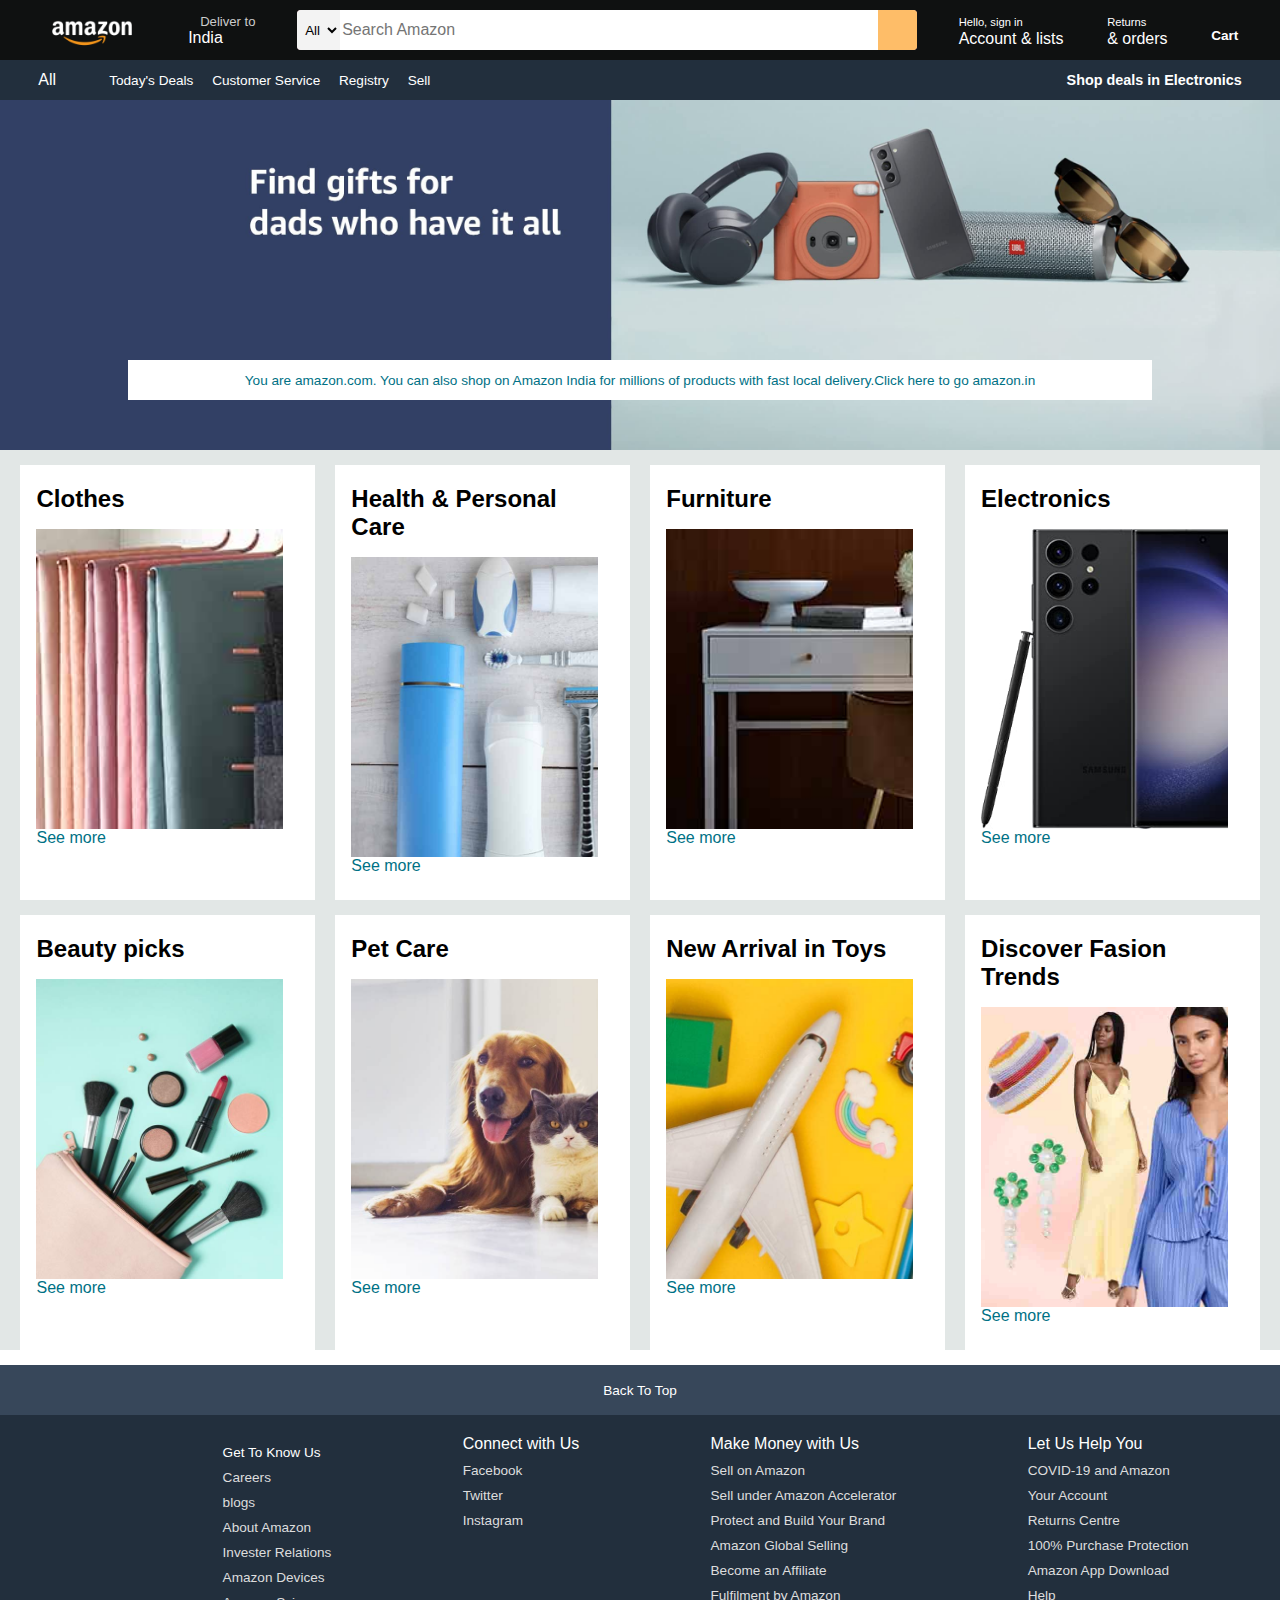
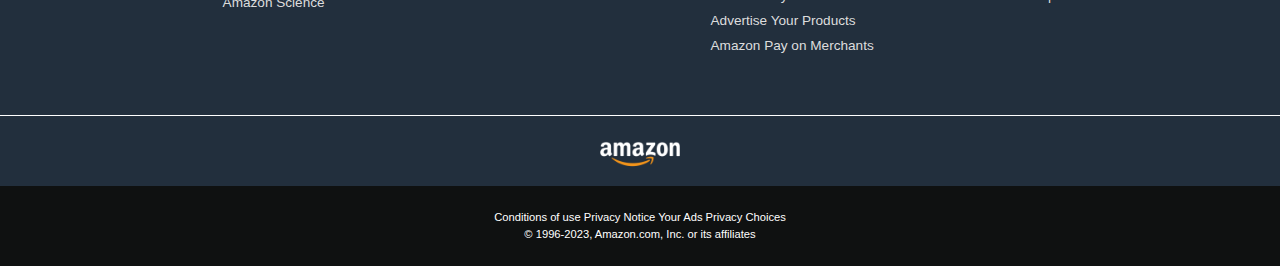
<file: index.html>
<!DOCTYPE html>
<html lang="en">
<head>
    <meta charset="UTF-8">
    <meta name="viewport" content="width=device-width, initial-scale=1.0">
    <title>Amazon</title>
    <link rel="stylesheet" href="https://cdnjs.cloudflare.com/ajax/libs/font-awesome/6.4.0/css/all.min.css" integrity="sha512-iecdLmaskl7CVkqkXNQ/ZH/XLlvWZOJyj7Yy7tcenmpD1ypASozpmT/E0iPtmFIB46ZmdtAc9eNBvH0H/ZpiBw==" crossorigin="anonymous" referrerpolicy="no-referrer" />
    <link rel="stylesheet" href="style.css">
</head>
<body>
    <header>
        <div class="navbar">
            <div class="nav-logo border">
                <div class="logo">
                </div>
            </div>
            <div class="nav-address border">
                <p class="add-first">Deliver to</p>
                <div class="address-icon">
                    <i class="fa-solid fa-location-dot"></i>
                    <p class="add-sec">India</p>
                </div>
            </div>

            <div class="nav-search">
                <select class="search-select">
                    <option>All</option>
                </select>
                <input placeholder="Search Amazon" class="search-input">
                <div class="search-icon">
                    <i class="fa-solid fa-magnifying-glass"></i>
                </div>
            </div>
            <div class="nav-singin border">
        <p><a href="sign in.html" style="color:white;text-decoration: none;"><span>Hello, sign in</span></a></p>
        <p class="nav-second"> Account & lists</p>
        </div>
        <div class="nav-return border">
            <p><a href="sign in.html"style="color:white;text-decoration: none;"><span>Returns</span></a></p>
            <p class="nav-second"> & orders</p>
            </div>
            <div class="nav-cart border">
                <i class="fa-solid fa-cart-shopping"></i>
                Cart
            </div>
</div>
            <div class="panel">
                <div class="panel-all">
                    <i class="fa-solid fa-bars"></i>
                    All
                </div>
                <div class="panel-ops"> 
                   <a href="today'sdeals.html" style="color:white;text-decoration: none;"> <p>Today's Deals</p></a>
                   <a href="customer service.html" style="color:white;text-decoration: none;"><p>Customer Service</p></a>
                   <a href="sign in.html" style="color:white;text-decoration: none;"><p> Registry</p>
                        <a href="sell.html" style="color:white;text-decoration: none;"><p>Sell</p>
                </div>
                <div class="panel-deals">
                  <a href="electronics.html"style="color:white;text-decoration: none;" > Shop deals in Electronics</a>
                </div>
             </div>
    </header>

    <div class="hero-section">
        <div class="hero-msg">
          <p> <a>You are amazon.com. You can also shop on Amazon India for millions of products with fast local delivery.</a><a>Click here to go amazon.in</a></p>
        </div>
    </div>
    <div class="shop-section">
<div class="box">
    <div class="box-content">
        <h2>Clothes</h2>
    <div class="box-img" style="background-image: url(box1_image.jpg);"></div>
    <p>See more</p>
    </div>
</div>

<div class=" box"><div class="box-content">
    <h2>Health & Personal Care</h2>
<div class="box-img" style="background-image: url(box2_image.jpg);"></div>
<p>See more</p>
</div>
</div>

<div class="box"><div class="box-content">
    <h2>Furniture</h2>
<div class="box-img" style="background-image: url(box3_image.jpg);"></div>
<p>See more</p>
</div>
</div>

<div class="box"><div class="box-content">
    <h2>Electronics</h2>
<div class="box-img" style="background-image: url(box4_image.jpg);"></div>
<p>See more</p>
</div>
</div>

<div class="box">
    <div class="box-content">
        <h2>Beauty picks</h2>
    <div class="box-img" style="background-image: url(box5_image.jpg);"></div>
    <p>See more</p>
    </div>
</div>

<div class="box"><div class="box-content">
    <h2>Pet Care</h2>
<div class="box-img" style="background-image: url(box6_image.jpg);"></div>
<p>See more</p>
</div>
</div>

<div class=" box"><div class="box-content">
    <h2>New Arrival in Toys</h2>
<div class="box-img" style="background-image: url(box7_image.jpg);"></div>
<p>See more</p>
</div>
</div>

<div class="box"><div class="box-content">
    <h2>Discover Fasion Trends</h2>
<div class="box-img" style="background-image: url(box8_image.jpg);"></div>
<p>See more</p>
</div>
</div>

    </div>
    <footer>
        <div class="foot-panel1">
            <a href="index.html" style="color:white;text-decoration: none;">   Back To Top
        </div>
        <div class="foot-panel2">
            <ul>
            <p>Get To Know Us</p>
            <a> Careers</a>
            <a>blogs</a>
            <a>About Amazon</a>
            <a>Invester Relations</a>
             <a>Amazon Devices</a>
              <a>Amazon Science</a>
              </ul>

              <ul>
<p>  Connect with Us</p>
   <a>Facebook</a> 
   <a>Twitter</a> 
  <a>Instagram</a> 
              </ul>

              <ul>
    <p>Make Money with Us</p>
    <a> Sell on Amazon</a> 
    <a>Sell under Amazon Accelerator</a> 
     <a>Protect and Build Your Brand</a>
    <a>Amazon Global Selling</a> 
    <a>Become an Affiliate</a> 
   <a>Fulfilment by Amazon</a> 
   <a>Advertise Your Products</a> 
   <a>Amazon Pay on Merchants</a> 

              </ul>
              <ul>
               <p>Let Us Help You</p>
<a>COVID-19 and Amazon</a>
<a>Your Account</a>
<a>Returns Centre</a>
<a>100% Purchase Protection</a>
<a>Amazon App Download</a>
<a>Help</a>
              </ul>
        </div>
     <div class="foot-panel3">
     <div class="logo"></div>
     </div>
     
     <div class="foot-panel4">
        <div class="pages">
            <a> Conditions of use</a>
            <a>Privacy Notice</a>
            <a> Your Ads Privacy Choices</a>
        </div>
        <div class="copyright">
            © 1996-2023, Amazon.com, Inc. or its affiliates
        </div>
    </div>
    </footer>  
</body>
</html>
</file>
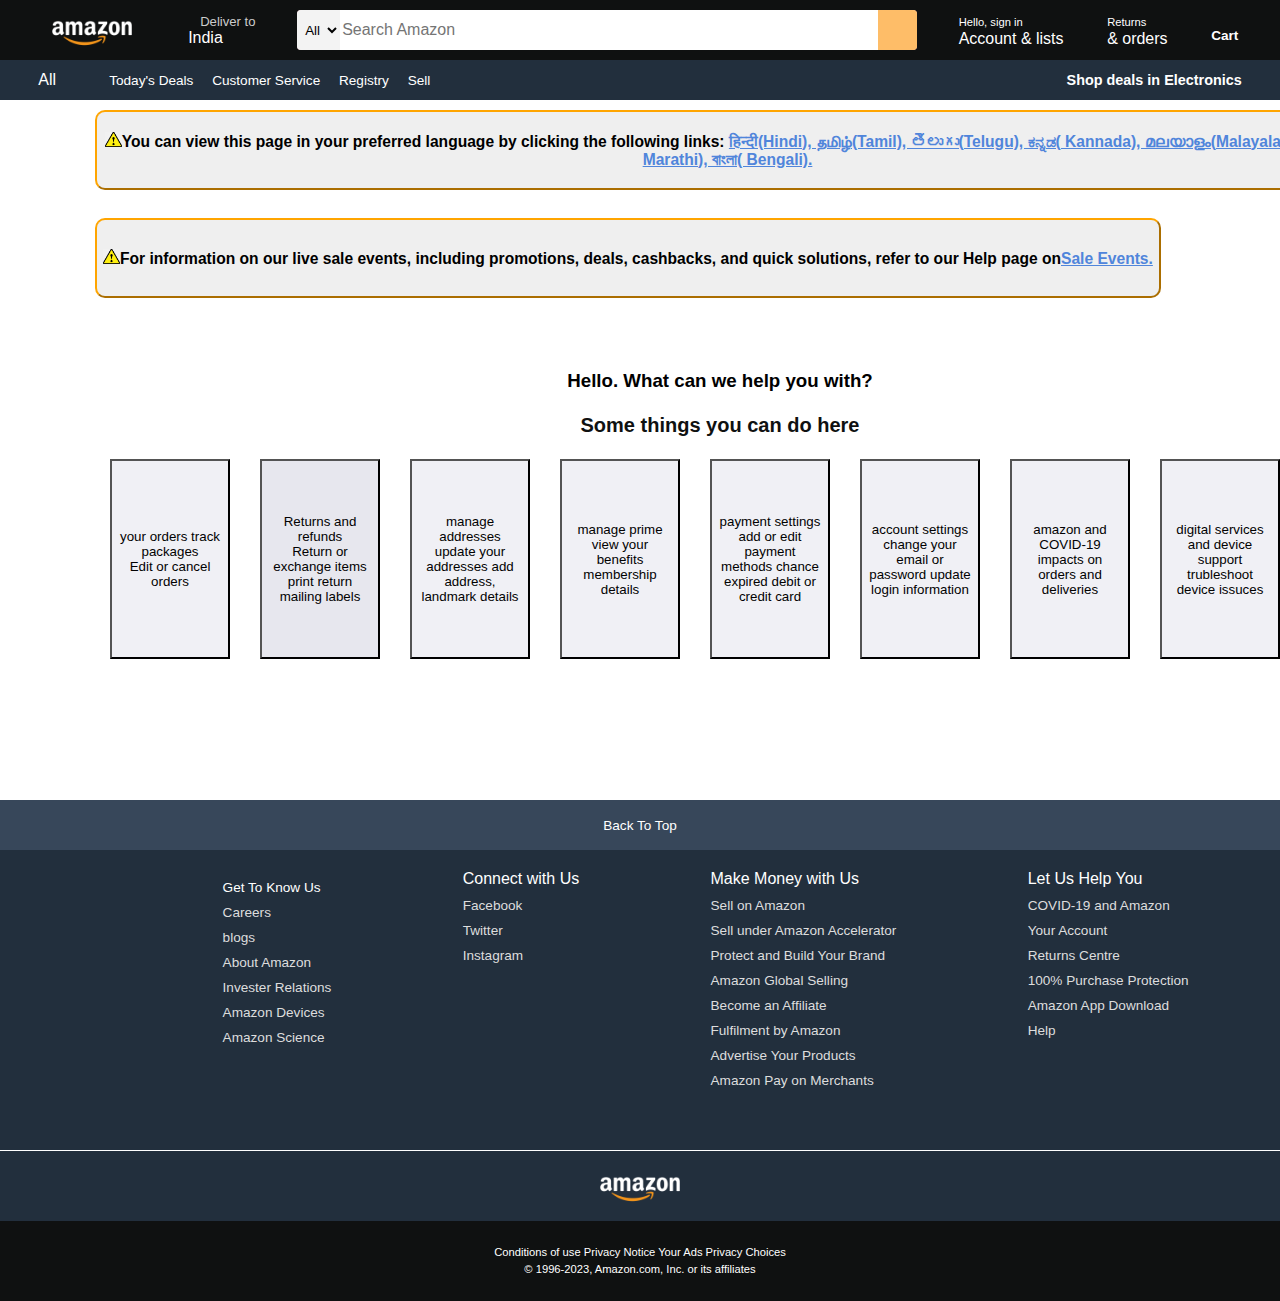
<file: customer service.html>
<!DOCTYPE html>
<html lang="en">
<head>
    <meta charset="UTF-8">
    <meta name="viewport" content="width=device-width, initial-scale=1.0">
    <title>Amazon</title>
    <link rel="stylesheet" href="https://cdnjs.cloudflare.com/ajax/libs/font-awesome/6.4.0/css/all.min.css" integrity="sha512-iecdLmaskl7CVkqkXNQ/ZH/XLlvWZOJyj7Yy7tcenmpD1ypASozpmT/E0iPtmFIB46ZmdtAc9eNBvH0H/ZpiBw==" crossorigin="anonymous" referrerpolicy="no-referrer" />
    <link rel="stylesheet" href="customer service.css">
</head>
<body>
    <header>
        <div class="navbar">
            <div class="nav-logo border">
                <div class="logo">
                </div>
            </div>
            <div class="nav-address border">
                <p class="add-first">Deliver to</p>
                <div class="address-icon">
                    <i class="fa-solid fa-location-dot"></i>
                    <p class="add-sec">India</p>
                </div>
            </div>

            <div class="nav-search">
                <select class="search-select">
                    <option>All</option>
                </select>
                <input placeholder="Search Amazon" class="search-input">
                <div class="search-icon">
                    <i class="fa-solid fa-magnifying-glass"></i>
                </div>
            </div>
            <div class="nav-singin border">
        <p><a href="sign in.html" style="color:white;text-decoration: none;"><span>Hello, sign in</span></a></p>
        <p class="nav-second"> Account & lists</p>
        </div>
        <div class="nav-return border">
            <p><a href="sign in.html"style="color:white;text-decoration: none;"><span>Returns</span></a></p>
            <p class="nav-second"> & orders</p>
            </div>
            <div class="nav-cart border">
                <i class="fa-solid fa-cart-shopping"></i>
                Cart
            </div>
</div>
            <div class="panel">
                <div class="panel-all">
                    <i class="fa-solid fa-bars"></i>
                    All
                </div>
                <div class="panel-ops"> 
                   <a href="today'sdeals.html" style="color:white;text-decoration: none;"> <p>Today's Deals</p></a>
                   <a href="customer service.html" style="color:white;text-decoration: none;"></a> <p>Customer Service</p>
                   <a href="sign in.html" style="color:white;text-decoration: none;"><p> Registry</p>
                        <a href="sell.html" style="color:white;text-decoration: none;"><p>Sell</p>
                </div>
                <div class="panel-deals">
                    <a href="electronics.html"style="color:white;text-decoration: none;" > Shop deals in Electronics</a>
                </div>
             </div>
    </header>
    <main>
    <div class="hero-section">
        <div class="hero-msg">
            <div class="box1">
            <p><button style="border-radius: 10px; border-color: orange; height: 80px; margin-left: 15px; margin-top: 10px; border-style: 5px solid;"><h3><img src="yellow tringle logo.png" style="height: 15px;">You can view this page in your preferred language by clicking the following links: <a href="#">हिन्दी(Hindi), தமிழ்(Tamil), తెలుగు(Telugu), ಕನ್ನಡ( Kannada), മലയാളം(Malayalam) , मराठी( Marathi), বাংলা( Bengali).</a></h3></button></p>
            </div>
                <br>
    <div class="hero-section1">
        <div class="hero-msg2">
 <div class="box2">
    <p class="ko"><button style="border-radius: 10px; border-color: orange; height: 80px; margin-left: 15px; margin-top: 10px; border-style: 5px solid;"><h3><img src="yellow tringle logo.png" style="height: 15px;">For information on our live sale events, including promotions, deals, cashbacks, and quick solutions, refer to our Help page on<a href="#">Sale Events.</a></h3></button></p>
    <br>
    <br>
    <br>
    <br>
    <h3 style="text-align: center; ">Hello. What can we help you with?</h>
    
    <br>
    <br>
    <p style="font-size:20px;"> 
        Some things you can do here</p>
        <br>
        <div class="box" style="float:left ">
        <button style="width:120px;height:200px;background-color: rgb(240, 240, 245);color:rgb(2, 2, 2)">your orders track packages<br>Edit or cancel orders</button>
    
        </div>
        <div class="box" style="float:left">
                <button style="width:120px;height:200px;;background-color: rgb(231, 231, 238);color:rgb(2, 2, 2)">Returns and refunds<br> Return or exchange items print return mailing labels
                
    </button>
        </div>
        <div class="box" style="float:left ">
            <button style="width:120px;height:200px;background-color: rgb(240, 240, 245);color:rgb(2, 2, 2)">manage addresses update your addresses add address, landmark details</button>
        </div>

        <div class="box" style="float:left ">
            <button style="width:120px;height:200px;background-color: rgb(240, 240, 245);color:rgb(2, 2, 2)">manage prime view your benefits membership details</button>
        </div>

        <div class="box" style="float:left ">
            <button style="width:120px;height:200px;background-color: rgb(240, 240, 245);color:rgb(2, 2, 2)">payment settings add or edit payment methods chance expired debit or credit card</button>
      </div>    
      <div class="box" style="float:left ">
        <button style="width:120px;height:200px;background-color: rgb(240, 240, 245);color:rgb(2, 2, 2)">account settings change your email or password update login information</button>
    </div>

    <div class="box" style="float:left ">
        <button style="width:120px;height:200px;background-color: rgb(240, 240, 245);color:rgb(2, 2, 2)">amazon and COVID-19 impacts on orders and deliveries</button>
      </div>
      <div class="box" style="float:left ">
        <button style="width:120px;height:200px;background-color: rgb(240, 240, 245);color:rgb(2, 2, 2)">digital services and device support trubleshoot device issuces</button>
    
</div>
</div>
</div>
 </main>
    <footer>
        <div class="foot-panel1">
            <a href="customer service.html" style="color:white;text-decoration: none;">   Back To Top
        </div>
        <div class="foot-panel2">
            <ul>
            <p>Get To Know Us</p>
            <a> Careers</a>
            <a>blogs</a>
            <a>About Amazon</a>
            <a>Invester Relations</a>
             <a>Amazon Devices</a>
              <a>Amazon Science</a>
              </ul>

              <ul>
<p>  Connect with Us</p>
   <a>Facebook</a> 
   <a>Twitter</a> 
  <a>Instagram</a> 
              </ul>

              <ul>
    <p>Make Money with Us</p>
    <a> Sell on Amazon</a> 
    <a>Sell under Amazon Accelerator</a> 
     <a>Protect and Build Your Brand</a>
    <a>Amazon Global Selling</a> 
    <a>Become an Affiliate</a> 
   <a>Fulfilment by Amazon</a> 
   <a>Advertise Your Products</a> 
   <a>Amazon Pay on Merchants</a> 

              </ul>
              <ul>
               <p>Let Us Help You</p>
<a>COVID-19 and Amazon</a>
<a>Your Account</a>
<a>Returns Centre</a>
<a>100% Purchase Protection</a>
<a>Amazon App Download</a>
<a>Help</a>
              </ul>
        </div>
     <div class="foot-panel3">
     <div class="logo"></div>
     </div>
     
     <div class="foot-panel4">
        <div class="pages">
            <a> Conditions of use</a>
            <a>Privacy Notice</a>
            <a> Your Ads Privacy Choices</a>
        </div>
        <div class="copyright">
            © 1996-2023, Amazon.com, Inc. or its affiliates
        </div>
    </div>
    </footer>  
</body>
</html>
</file>
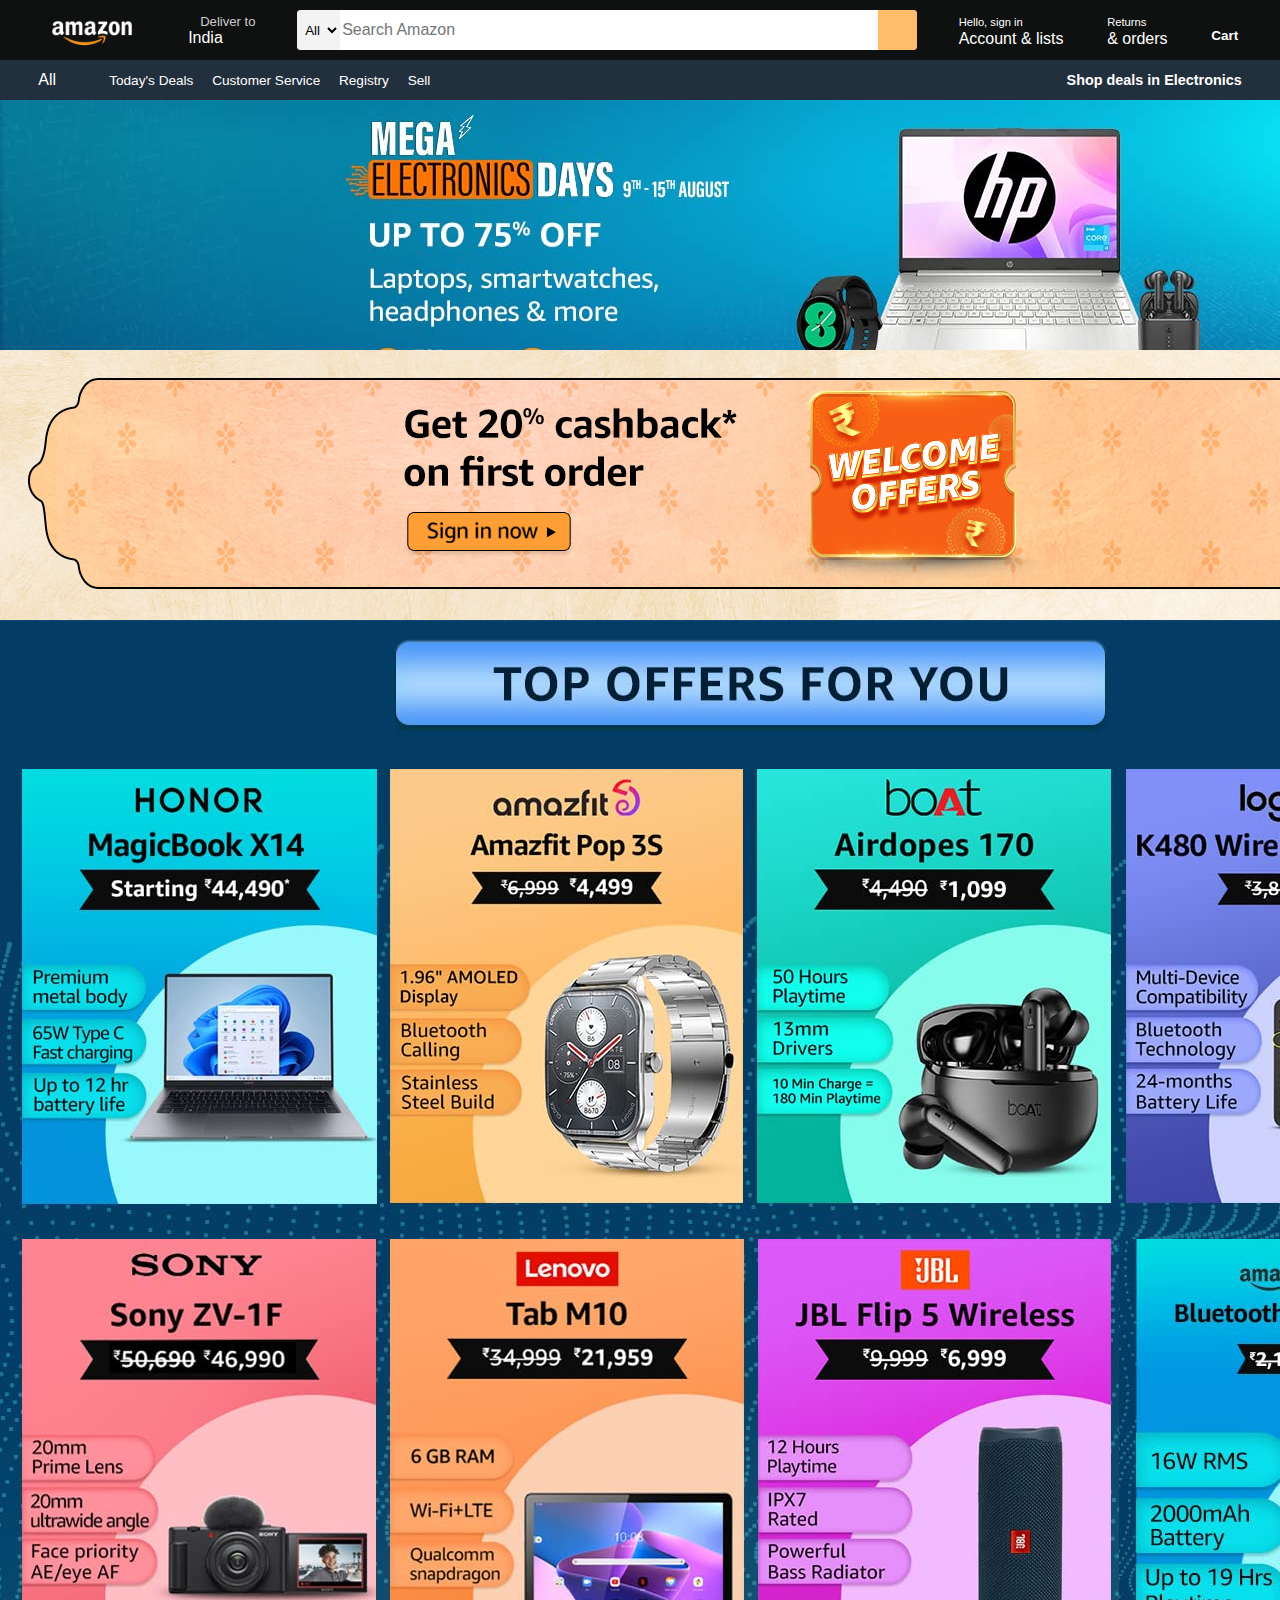
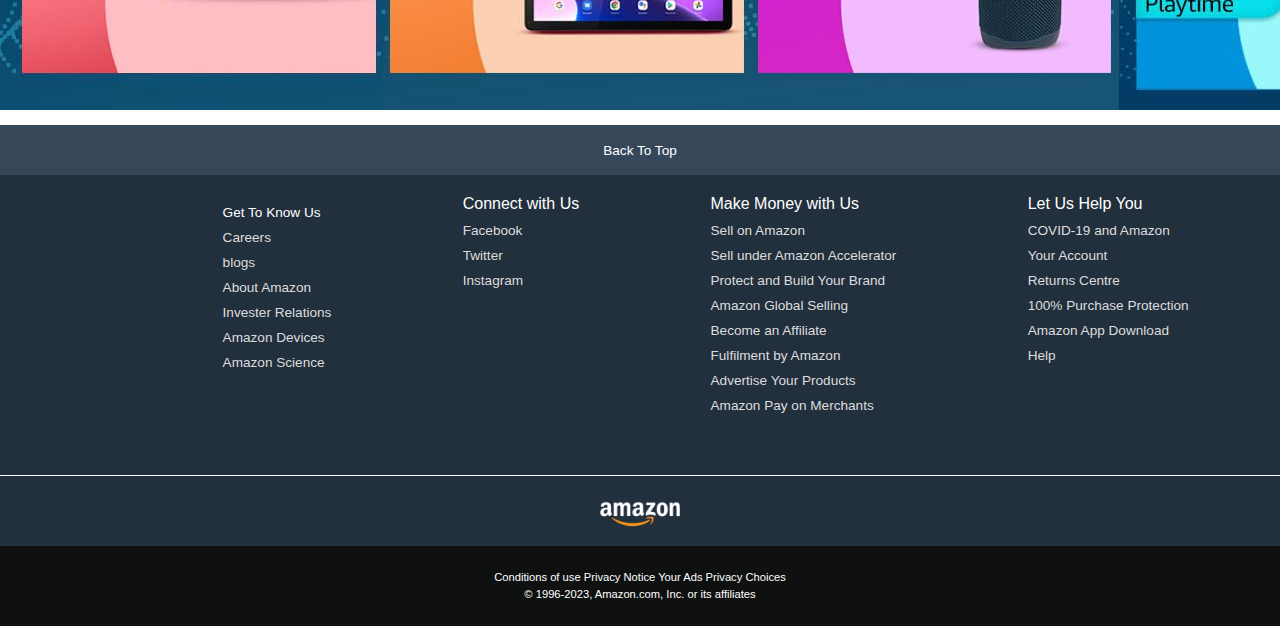
<file: electronics.html>
<!DOCTYPE html>
<html lang="en">
<head>
    <meta charset="UTF-8">
    <meta name="viewport" content="width=device-width, initial-scale=1.0">
    <title>Amazon</title>
    <link rel="stylesheet" href="https://cdnjs.cloudflare.com/ajax/libs/font-awesome/6.4.0/css/all.min.css" integrity="sha512-iecdLmaskl7CVkqkXNQ/ZH/XLlvWZOJyj7Yy7tcenmpD1ypASozpmT/E0iPtmFIB46ZmdtAc9eNBvH0H/ZpiBw==" crossorigin="anonymous" referrerpolicy="no-referrer" />
    <link rel="stylesheet" href="electronics.css">
</head>
<body>
    <header>
        <div class="navbar">
            <div class="nav-logo border">
                <div class="logo">
                </div>
            </div>
            <div class="nav-address border">
                <p class="add-first">Deliver to</p>
                <div class="address-icon">
                    <i class="fa-solid fa-location-dot"></i>
                    <p class="add-sec">India</p>
                </div>
            </div>

            <div class="nav-search">
                <select class="search-select">
                    <option>All</option>
                </select>
                <input placeholder="Search Amazon" class="search-input">
                <div class="search-icon">
                    <i class="fa-solid fa-magnifying-glass"></i>
                </div>
            </div>
            <div class="nav-singin border">
        <p><a href="sign in.html"style="color:white;text-decoration: none;"><span>Hello, sign in</span></a></p>
        <p class="nav-second"> Account & lists</p>
        </div>
        <div class="nav-return border">
            <p><a href="sign in.html"style="color:white;text-decoration: none;"><span>Returns</span></p>
            <p class="nav-second"> & orders</p>
            </div>
            <div class="nav-cart border">
                <i class="fa-solid fa-cart-shopping"></i>
                Cart
            </div>
</div>
            <div class="panel">
                <div class="panel-all">
                    <i class="fa-solid fa-bars"></i>
                    All
                </div>
                <div class="panel-ops"> 
                    <a href="today'sdeals.html" style="color:white;text-decoration: none;"><p>Today's Deals</p></a>
                    <a href="customer service.html" style="color:white;text-decoration: none;"><p>Customer Service</p></a>
                    <a href="sign in.html" style="color:white;text-decoration: none;"> <p> Registry</p>
                    <a href="sell.html" style="color:white;text-decoration: none;"> <p>Sell</p>
                </div>
                <div class="panel-deals">
                    <a href="electronics.html"style="color:white;text-decoration: none;" > Shop deals in Electronics</a>
                </div>
             </div>
    </header>

    <div class="hero-section">
    </div>
    <div class="shop-section ">
        <img src="ebcashback.jpg">
            <img src="bigE.jpg">
        <div class="box">
            <img src="e1.jpg">
            <img src="e2.jpg">
            <img src="e3.jpg">
            <img src="e4.jpg">
            </div>
    </div>
    <div class="shop-section2">
        <div class="box2">
            <img src="e5.jpg">
            <img src="e6.jpg">
            <img src="e7.jpg">
            <img src="e8.jpg">
            </div>
    <footer>
        <div class="foot-panel1">
            <a href="Customer Service.html" style="color:white;text-decoration: none;">  Back To Top
        </div>
        <div class="foot-panel2">
            <ul>
            <p>Get To Know Us</p>
            <a> Careers</a>
            <a>blogs</a>
            <a>About Amazon</a>
            <a>Invester Relations</a>
             <a>Amazon Devices</a>
              <a>Amazon Science</a>
              </ul>

              <ul>
<p>  Connect with Us</p>
   <a>Facebook</a> 
   <a>Twitter</a> 
  <a>Instagram</a> 
              </ul>

              <ul>
    <p>Make Money with Us</p>
    <a> Sell on Amazon</a> 
    <a>Sell under Amazon Accelerator</a> 
     <a>Protect and Build Your Brand</a>
    <a>Amazon Global Selling</a> 
    <a>Become an Affiliate</a> 
   <a>Fulfilment by Amazon</a> 
   <a>Advertise Your Products</a> 
   <a>Amazon Pay on Merchants</a> 

              </ul>
              <ul>
               <p>Let Us Help You</p>
<a>COVID-19 and Amazon</a>
<a>Your Account</a>
<a>Returns Centre</a>
<a>100% Purchase Protection</a>
<a>Amazon App Download</a>
<a>Help</a>
              </ul>
        </div>
     <div class="foot-panel3">
     <div class="logo"></div>
     </div>
     
     <div class="foot-panel4">
        <div class="pages">
            <a> Conditions of use</a>
            <a>Privacy Notice</a>
            <a> Your Ads Privacy Choices</a>
        </div>
        <div class="copyright">
            © 1996-2023, Amazon.com, Inc. or its affiliates
        </div>
    </div>
    </footer>  
</body>
</html>
</file>
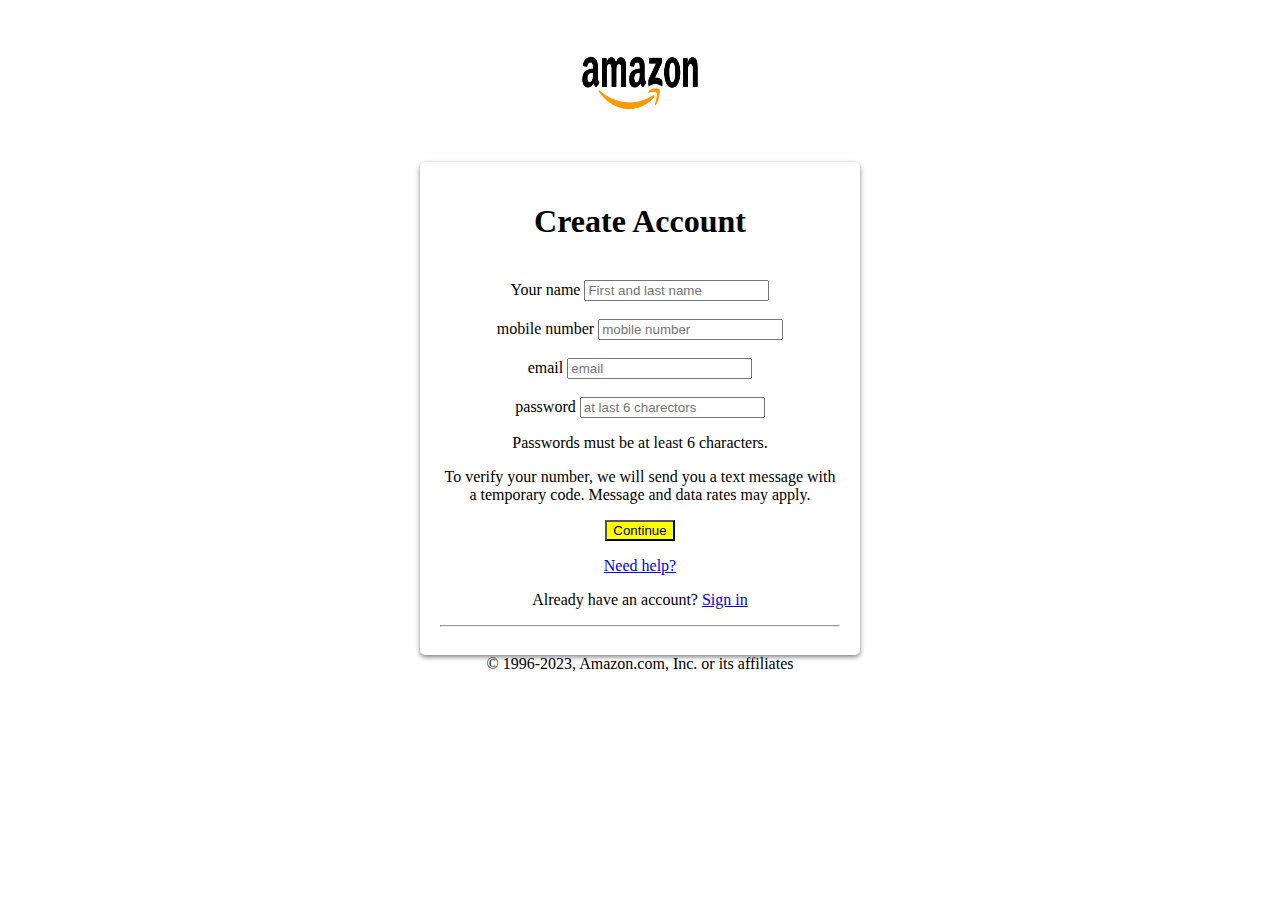
<file: login.html>
<!DOCTYPE html>
<html lang="en">
<head>
    <title>amazon sign in</title>
    <style>
        img{
            height: 150px;
            width: 150px;
            border-radius: 20px;
        }
        button{
            background-color: rgb(255, 255, 0);
            color: black;
        }
        main{
        max-width: 400px;
    margin: 0 auto;
    padding: 20px;
    background-color: #fff;
    border-radius: 5px;
    box-shadow: 0 2px 5px grey;
        }

    </style>
</head>
<header align="center">
    <img src="Amazon-logosignin.png">
</header>
<body>
    <main>
    <div class="boxsignin" align="center">
        <h1>Create Account</h1>
        <br>
        <label>Your name</label>
        <input type="text" placeholder="First and last name" required><br><br>
        <label>mobile number</label>    <input type="number" placeholder="mobile number" required><br><br>
        <label>email</label> <input type="email" placeholder="email" required><br><br>
        <label>password</label>   <input type="password" placeholder="at last 6 charectors" required><br>
        <p>Passwords must be at least 6 characters.</p>
        <p>To verify your number, we will send you a text message with a temporary code. Message and data rates may apply.</p>
        <a href="index.html"><button type="submit">
            Continue
        </button></a>
    <p><a href="#">Need help?</a></p>
    <p>Already have an account? <a href="sign in.html">Sign in</a></p>
    <hr>
    </div>
    </main>
<footer class="footer" align="center">
    © 1996-2023, Amazon.com, Inc. or its affiliates
</footer>
</div>
</div>
</body>
    </html>
</file>
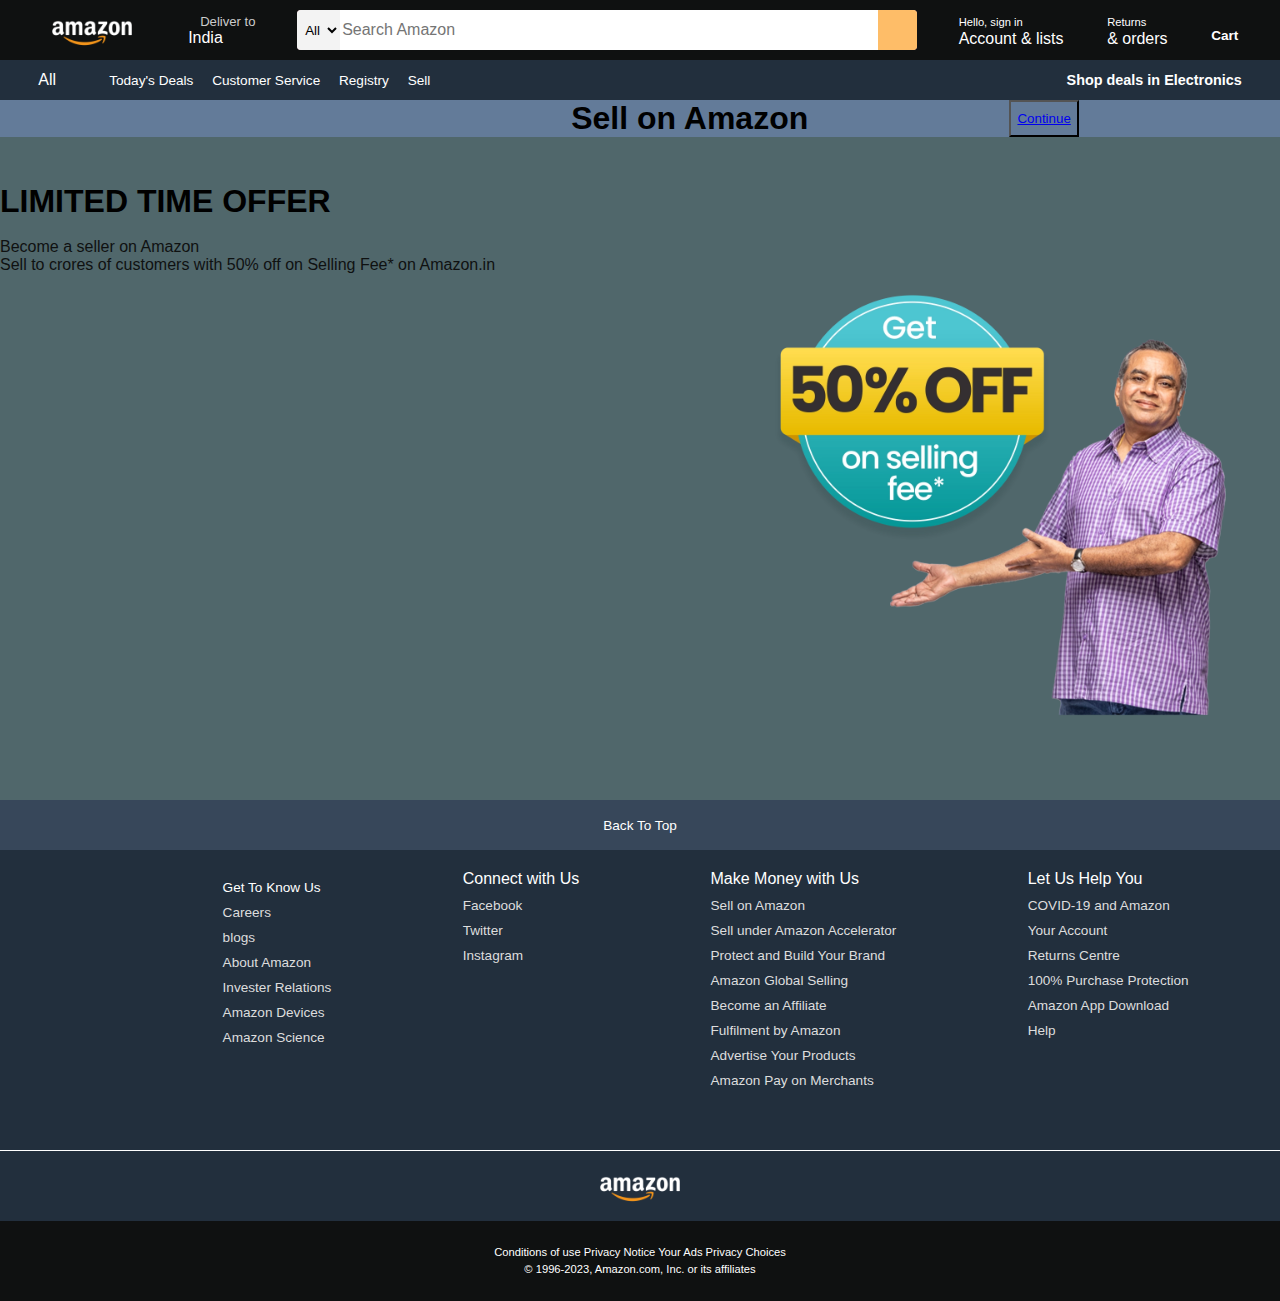
<file: sell.html>
<!DOCTYPE html>
<html lang="en">
<head>
    <meta charset="UTF-8">
    <meta name="viewport" content="width=device-width, initial-scale=1.0">
    <title>Amazon</title>
    <link rel="stylesheet" href="https://cdnjs.cloudflare.com/ajax/libs/font-awesome/6.4.0/css/all.min.css" integrity="sha512-iecdLmaskl7CVkqkXNQ/ZH/XLlvWZOJyj7Yy7tcenmpD1ypASozpmT/E0iPtmFIB46ZmdtAc9eNBvH0H/ZpiBw==" crossorigin="anonymous" referrerpolicy="no-referrer" />
    <link rel="stylesheet" href="sell.css">
</head>
<body>
    <header>
        <div class="navbar">
            <div class="nav-logo border">
                <div class="logo">
                </div>
            </div>
            <div class="nav-address border">
                <p class="add-first">Deliver to</p>
                <div class="address-icon">
                    <i class="fa-solid fa-location-dot"></i>
                    <p class="add-sec">India</p>
                </div>
            </div>

            <div class="nav-search">
                <select class="search-select">
                    <option>All</option>
                </select>
                <input placeholder="Search Amazon" class="search-input">
                <div class="search-icon">
                    <i class="fa-solid fa-magnifying-glass"></i>
                </div>
            </div>
            <div class="nav-singin border">
        <p><a href="sign in.html" style="color:white;text-decoration: none;"><span>Hello, sign in</span></a></p>
        <p class="nav-second"> Account & lists</p>
        </div>
        <div class="nav-return border">
            <p><a href="sign in.html"style="color:white;text-decoration: none;"><span>Returns</span></a></p>
            <p class="nav-second"> & orders</p>
            </div>
            <div class="nav-cart border">
                <i class="fa-solid fa-cart-shopping"></i>
                Cart
            </div>
</div>
            <div class="panel">
                <div class="panel-all">
                    <i class="fa-solid fa-bars"></i>
                    All
                </div>
                <div class="panel-ops"> 
                   <a href="today'sdeals.html" style="color:white;text-decoration: none;"> <p>Today's Deals</p></a>
                   <a href="customer service.html" style="color:white;text-decoration: none;"></a> <p>Customer Service</p>
                   <a href="sign in.html" style="color:white;text-decoration: none;"><p> Registry</p>
                        <a href="sell.html" style="color:white;text-decoration: none;"><p>Sell</p>
                </div>
                <div class="panel-deals">
                    <a href="electronics.html"style="color:white;text-decoration: none;" > Shop deals in Electronics</a>
                </div>
             </div>
    </header>

    <div class="hero-section">
        <div class="hero-msg">
          <h1 style="margin-left: 370px;">Sell on Amazon</h1>
            <button style= "color: rgb(228, 22, 125); background-color: #637b99;"> <a href="sign in.html">Continue</a></button>
        </div>
        <br>
        <br>
        <div class="dabba">
            
            <h1 style=" margin-top:10px;">LIMITED TIME OFFER</h1>
            <br>
            <p>Become a seller on
                Amazon</p>
               
                <p>Sell to crores of customers with 50% off on Selling Fee* on Amazon.in</p>
                <img src="sellhomepage.webp" style="height: 450px; margin-left: 650px; "><br>
        </div>
</div>


    <footer>
        <div class="foot-panel1">
            <a href="index.html" style="color:white;text-decoration: none;">   Back To Top
        </div>
        <div class="foot-panel2">
            <ul>
            <p>Get To Know Us</p>
            <a> Careers</a>
            <a>blogs</a>
            <a>About Amazon</a>
            <a>Invester Relations</a>
             <a>Amazon Devices</a>
              <a>Amazon Science</a>
              </ul>

              <ul>
<p>  Connect with Us</p>
   <a>Facebook</a> 
   <a>Twitter</a> 
  <a>Instagram</a> 
              </ul>

              <ul>
    <p>Make Money with Us</p>
    <a> Sell on Amazon</a> 
    <a>Sell under Amazon Accelerator</a> 
     <a>Protect and Build Your Brand</a>
    <a>Amazon Global Selling</a> 
    <a>Become an Affiliate</a> 
   <a>Fulfilment by Amazon</a> 
   <a>Advertise Your Products</a> 
   <a>Amazon Pay on Merchants</a> 

              </ul>
              <ul>
               <p>Let Us Help You</p>
<a>COVID-19 and Amazon</a>
<a>Your Account</a>
<a>Returns Centre</a>
<a>100% Purchase Protection</a>
<a>Amazon App Download</a>
<a>Help</a>
              </ul>
        </div>
     <div class="foot-panel3">
     <div class="logo"></div>
     </div>
     
     <div class="foot-panel4">
        <div class="pages">
            <a> Conditions of use</a>
            <a>Privacy Notice</a>
            <a> Your Ads Privacy Choices</a>
        </div>
        <div class="copyright">
            © 1996-2023, Amazon.com, Inc. or its affiliates
        </div>
    </div>
    </footer>  
</body>
</html>
</file>
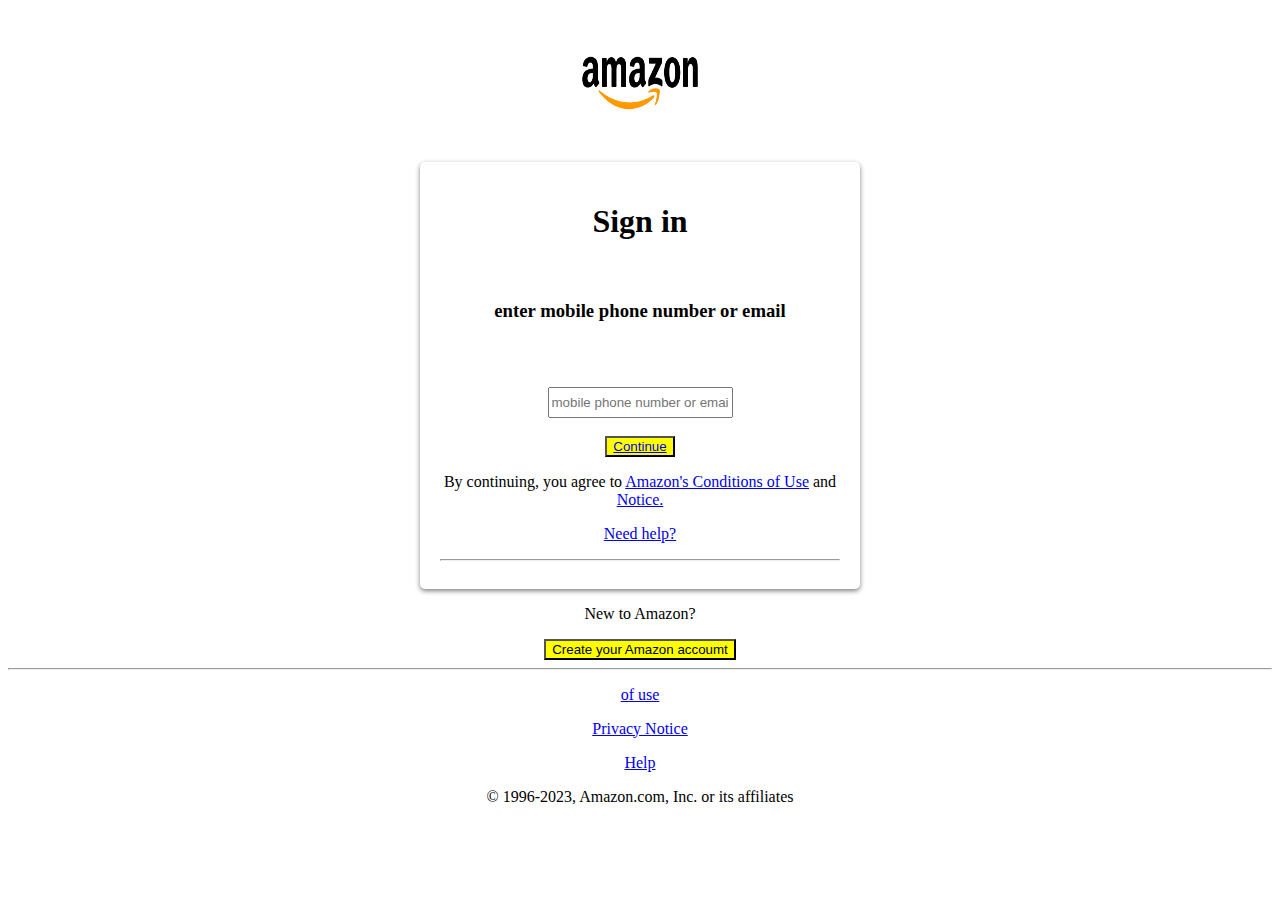
<file: sign in.html>
<!DOCTYPE html>
<html lang="en">
<head>
    <title>amazon sign in</title>
    <style>
        img{
            height: 150px;
            width: 150px;
            border-radius: 20px;
        }
        button{
            background-color: rgb(255, 255, 0);
            color: black;
        }
        main{
        max-width: 400px;
    margin: 0 auto;
    padding: 20px;
    background-color: #fff;
    border-radius: 5px;
    box-shadow: 0 2px 5px grey;
        }

    </style>
</head>
<header align="center">
    <img src="Amazon-logosignin.png">
</header>
<body>
    <main>
    <div class="boxsignin" align="center">
        <h1>Sign in</h1>
        <br>
        <label><h3 style="margin-top: 20px;">enter mobile phone number or email</h3></label> <br><br>
        <input type="text" placeholder="mobile phone number or email" style="height: 25px; margin-top:10px;" required><br><br>
        <button type="submit"><a href="index.html">Continue</a></button>
        <br>
        <p>By continuing, you agree to <a href="#">Amazon's Conditions of Use</a> and <a href="#"> Notice.</a></p>
    <p><a href="#">Need help?</a></p>
    <hr>
    </div>
    </main>
   <div class="buttonlogin" align="center">
    <p>New to Amazon?</p>
  <a href="login.html" > <button type="submit">Create your Amazon accoumt</button></a>
    <hr>
    <div class="thelastdiv" align="center">
        <p><a href="#"> of use</a></p>
        <p><a href="#">Privacy Notice</a></p>
        <p><a href="#"> Help</a></p>
    </div>
<footer class="footer" align="center">
    © 1996-2023, Amazon.com, Inc. or its affiliates
</footer>
</div>
</div>
</body>
    </html>
</file>
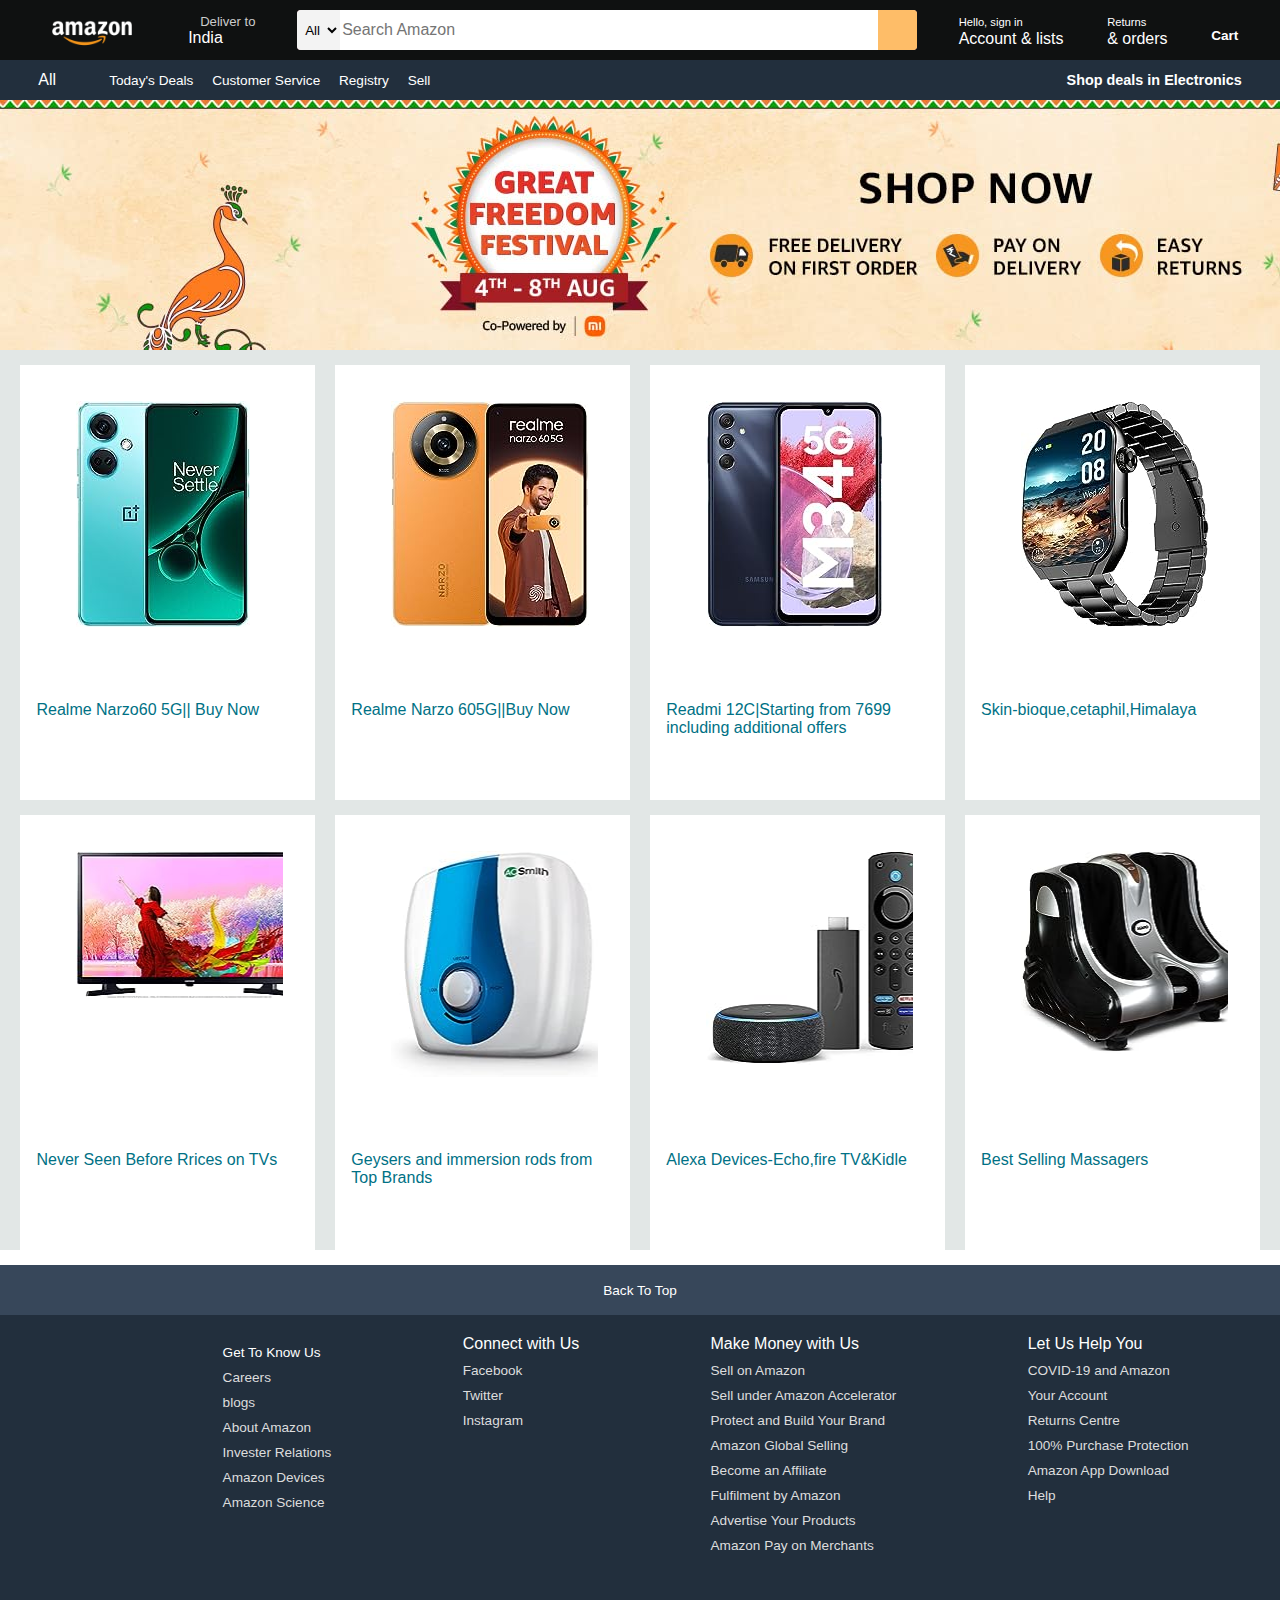
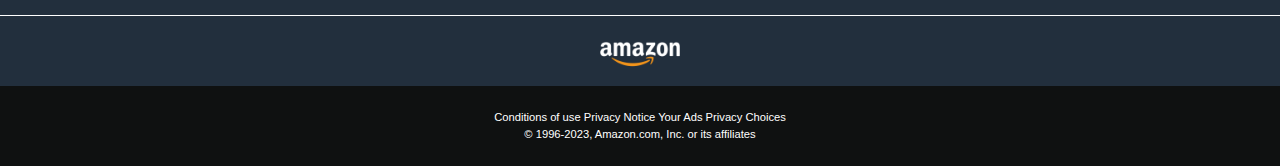
<file: today'sdeals.html>
<!DOCTYPE html>
<html lang="en">
<head>
    <meta charset="UTF-8">
    <meta name="viewport" content="width=device-width, initial-scale=1.0">
    <title>Amazon</title>
    <link rel="stylesheet" href="https://cdnjs.cloudflare.com/ajax/libs/font-awesome/6.4.0/css/all.min.css" integrity="sha512-iecdLmaskl7CVkqkXNQ/ZH/XLlvWZOJyj7Yy7tcenmpD1ypASozpmT/E0iPtmFIB46ZmdtAc9eNBvH0H/ZpiBw==" crossorigin="anonymous" referrerpolicy="no-referrer" />
    <link rel="stylesheet" href="today'sdeals.css">
</head>
<body>
    <header>
        <div class="navbar">
            <div class="nav-logo border">
                <div class="logo">
                </div>
            </div>
            <div class="nav-address border">
                <p class="add-first">Deliver to</p>
                <div class="address-icon">
                    <i class="fa-solid fa-location-dot"></i>
                    <p class="add-sec">India</p>
                </div>
            </div>

            <div class="nav-search">
                <select class="search-select">
                    <option>All</option>
                </select>
                <input placeholder="Search Amazon" class="search-input">
                <div class="search-icon">
                    <i class="fa-solid fa-magnifying-glass"></i>
                </div>
            </div>
            <div class="nav-singin border">
        <p><a href="sign in.html" style="color:white;text-decoration: none;"><span>Hello, sign in</span></a></p>
        <p class="nav-second"> Account & lists</p>
        </div>
        <div class="nav-return border">
            <p><a href="sign in.html"style="color:white;text-decoration: none;"><span>Returns</span></a></p>
            <p class="nav-second"> & orders</p>
            </div>
            <div class="nav-cart border">
                <i class="fa-solid fa-cart-shopping"></i>
                Cart
            </div>
</div>
            <div class="panel">
                <div class="panel-all">
                    <i class="fa-solid fa-bars"></i>
                    All
                </div>
                <div class="panel-ops"> 
                    <a href="today'sdeals.html" style="color:white;text-decoration: none;"><p>Today's Deals</p></a>
                    <a href="customer service.html" style="color:white;text-decoration: none;"><p>Customer Service</p></a>
                    <a href="sign in.html" style="color:white;text-decoration: none;"> <p> Registry</p>
                    <a href="sell.html" style="color:white;text-decoration: none;"> <p>Sell</p>
                </div>
                <div class="panel-deals">
                    <a href="electronics.html"style="color:white;text-decoration: none;" > Shop deals in Electronics</a>
                </div>
             </div>
    </header>

    <div class="hero-section">
    </div>
    <div class="shop-section">
<div class="box">
    <div class="box-content">
    <div class="box-img" style="background-image: url(1todaysdealas.jpg);"></div>
    <p>Realme Narzo60 5G|| Buy Now</p>
    </div>
</div>

<div class=" box"><div class="box-content">
<div class="box-img" style="background-image: url(todaysdeals2.jpg);"></div>
<p>Realme Narzo 605G||Buy Now</p>
</div>
</div>

<div class="box"><div class="box-content">
<div class="box-img" style="background-image: url(todaysdeals3.jpg);"></div>
<p>Readmi 12C|Starting from 7699 including additional offers</p>
</div>
</div>

<div class="box"><div class="box-content">
<div class="box-img" style="background-image: url(tds4.jpg);"></div>
<p>Skin-bioque,cetaphil,Himalaya</p>
</div>
</div>

<div class="box">
    <div class="box-content">
    <div class="box-img" style="background-image: url(tds5.jpg);"></div>
    <p>Never Seen Before Rrices on TVs</p>
    </div>
</div>

<div class="box"><div class="box-content">
<div class="box-img" style="background-image: url(tds6.jpg);"></div>
<p>Geysers and immersion rods from Top Brands</p>
</div>
</div>

<div class=" box"><div class="box-content">
<div class="box-img" style="background-image: url(tds7.jpg);"></div>
<p>Alexa Devices-Echo,fire TV&Kidle</p>
</div>
</div>

<div class="box"><div class="box-content">
<div class="box-img" style="background-image: url(tds8.jpg);"></div>
<p>Best Selling Massagers</p>
</div>
</div>

    </div>
    <footer>
        <div class="foot-panel1">
            <a href="today'sdeals.html" style="color:white;text-decoration: none;">  Back To Top
        </div>
        <div class="foot-panel2">
            <ul>
            <p>Get To Know Us</p>
            <a> Careers</a>
            <a>blogs</a>
            <a>About Amazon</a>
            <a>Invester Relations</a>
             <a>Amazon Devices</a>
              <a>Amazon Science</a>
              </ul>

              <ul>
<p>  Connect with Us</p>
   <a>Facebook</a> 
   <a>Twitter</a> 
  <a>Instagram</a> 
              </ul>

              <ul>
    <p>Make Money with Us</p>
    <a> Sell on Amazon</a> 
    <a>Sell under Amazon Accelerator</a> 
     <a>Protect and Build Your Brand</a>
    <a>Amazon Global Selling</a> 
    <a>Become an Affiliate</a> 
   <a>Fulfilment by Amazon</a> 
   <a>Advertise Your Products</a> 
   <a>Amazon Pay on Merchants</a> 

              </ul>
              <ul>
               <p>Let Us Help You</p>
<a>COVID-19 and Amazon</a>
<a>Your Account</a>
<a>Returns Centre</a>
<a>100% Purchase Protection</a>
<a>Amazon App Download</a>
<a>Help</a>
              </ul>
        </div>
     <div class="foot-panel3">
     <div class="logo"></div>
     </div>
     
     <div class="foot-panel4">
        <div class="pages">
            <a> Conditions of use</a>
            <a>Privacy Notice</a>
            <a> Your Ads Privacy Choices</a>
        </div>
        <div class="copyright">
            © 1996-2023, Amazon.com, Inc. or its affiliates
        </div>
    </div>
    </footer>  
</body>
</html>
</file>
<file: style.css>
*{
    margin: 0%;
    font-family: Arial, Helvetica, sans-serif;
    border:borderbox;
}
.navbar{
    height: 60px;
    background-color: #0f1111;
    color: white;
    display: flex;
    align-items: center;
    justify-content: space-evenly;
}
.nav-logo{
    height: 50px;
    width: 100px;

}
.logo{
    background-image: url("amazon_logo.png");
    background-size: cover;
    height: 50px;
    width: 100px;

}
.border{
    border: 2px solid transparent;
}
.border:hover{
    border: 2px solid white;
}
/** box2 **/

.add-first{
    color: #cccccc;
    font-size:0.82rem;
    margin-left: 15px;
}
.add-sec{
    font-size: 1rem;
    margin-left: 3px;
}
.add-icon{
    display: flex;
    align-items: center;
}
/** box 3**/

.nav-search{

    display: flex;
    justify-content:space-evenly;
   background-color: pink;
   height:40px ;
   width: 620px;
   border-radius: 4px;
}
.search-select{
    background-color: #F3F3F3;
    width: 50px;
    text-align: center;
    border-top-left-radius: 4px;
    border-bottom-left-radius: 4px;
    border: none;
    
}
.search-input{
    width: 100%;
    font-size: 1rem;
    border: none;
}
.search-icon{
width: 45px;    
display: flex;
justify-content: center;
align-items: center;
font-size: 1.2rem;
background-color: #febd68;
border-top-right-radius: 4px;
 border-bottom-right-radius: 4px;
 color: #0f1111;

}
.nav-search:hover{
    border: 2px solid orange;
}

/** box4**/
span{
    font-size: 0.7rem;
}
.nav-second{
    size: 0.85;
    font-weight: 700rem;
}
/** box5**/

.nav-cart i{
    font-size: 30px;

}
.nav-cart{
    font-size: 0.85rem;
    font-weight: 700;
}

/**panel**/
.panel{
    height: 40px;
background-color: #222f3d;
display: flex;
color: white;
align-items: center;
justify-content: space-evenly;
}
 
.panel-ops p{
    display: inline;
    margin-left: 15px;
    
}
.panel-ops{
    width: 70%;
    font-size: 0.85rem;
}
.panel-deals{
    font-size: 0.9rem;
    font-weight: 700;
}

/** Hero Section**/
.hero-section{
    background-image: url("hero_image.jpg");
    height: 350px;
    background-size: cover;
    display: flex;
    justify-content: center;
    align-items: flex-end;
}

.hero-msg{
    background-color: white;
    color: rgb(32, 9, 9);
    height: 40px;
    display: flex;
    align-items: center;
    justify-content: center;
    font-size: 0.85rem;
    bottom: 25px;
    position: relative;
    width: 80%;
    margin-bottom: 25px;
}
.hero-msg p{
    color: #0f1111;
}

.hero-msg a {
    color:#007185;
}
/**shop section**/
.shop-section{
    display: flex;
    flex-wrap: wrap;
    justify-content: space-evenly;
    background-color:#e2e7e6;

}


.box{
  /*  border: 2px solid black;*/
    height: 400px;
    width: 23%;
    background-color: white;
    padding: 20px 0px 15px;
    margin-top: 15px;

}
.box-img{
    height: 300px;
    background-size: cover;
    margin-top: 1rem;
    margin-right: 1rem;
}
.box-content{
    margin-left: 1rem;
    margin-right: 1rem;
}
.box-content p{
    color: #007185;
}
/** footer**/
footer{
    margin-top: 15px;
}



.foot-panel1{
    background-color: #37475a;
    color: white;
    height:50px;
    display: flex;
    justify-content: center;
    align-items: center;
    font-size: 0.85rem;
}

.foot-panel2{
    background-color: #222f3d;
    color:white ;
    height: 300px;
    display: flex;
    justify-content: space-evenly;
}

ul {
    margin-top: 20px;
}
ul a{
    display: block;
    font-size: 0.85rem;
    margin-top: 10px;
    color: #dddddd;
}
.foot-panel3{
    background-color: #222f3d;
    color: white;
    border-top:0.5px solid white ;
    height: 70px; ;
    display: flex;
    justify-content: center;
    align-items: center;
}
.logo{
    background-image: url("amazon_logo.png");
    background-size: cover;
    height: 50px;
    width: 100px;
    width: 100px;
}
.foot-panel4{
    background-color: #0f1111;
    color: white;
    height: 80px;
    font-size: 0.7rem;
    text-align: center;
}
.pages{
    padding-top:  25px;
}
.copyright{
    padding-top: 5px;

}
</file>
<file: customer service.css>
*{
    margin: 0%;
    font-family: Arial, Helvetica, sans-serif;
    border:borderbox;
}
.navbar{
    height: 60px;
    background-color: #0f1111;
    color: white;
    display: flex;
    align-items: center;
    justify-content: space-evenly;
}
.nav-logo{
    height: 50px;
    width: 100px;

}
.logo{
    background-image: url("amazon_logo.png");
    background-size: cover;
    height: 50px;
    width: 100px;

}
.border{
    border: 2px solid transparent;
}
.border:hover{
    border: 2px solid white;
}
/** box2 **/

.add-first{
    color: #cccccc;
    font-size:0.82rem;
    margin-left: 15px;
}
.add-sec{
    font-size: 1rem;
    margin-left: 3px;
}
.add-icon{
    display: flex;
    align-items: center;
}
/** box 3**/

.nav-search{

    display: flex;
    justify-content:space-evenly;
   background-color: pink;
   height:40px ;
   width: 620px;
   border-radius: 4px;
}
.search-select{
    background-color: #F3F3F3;
    width: 50px;
    text-align: center;
    border-top-left-radius: 4px;
    border-bottom-left-radius: 4px;
    border: none;
    
}
.search-input{
    width: 100%;
    font-size: 1rem;
    border: none;
}
.search-icon{
width: 45px;    
display: flex;
justify-content: center;
align-items: center;
font-size: 1.2rem;
background-color: #febd68;
border-top-right-radius: 4px;
 border-bottom-right-radius: 4px;
 color: #0f1111;

}
.nav-search:hover{
    border: 2px solid orange;
}

/** box4**/
span{
    font-size: 0.7rem;
}
.nav-second{
    size: 0.85;
    font-weight: 700rem;
}
/** box5**/

.nav-cart i{
    font-size: 30px;

}
.nav-cart{
    font-size: 0.85rem;
    font-weight: 700;
}

/**panel**/
.panel{
    height: 40px;
background-color: #222f3d;
display: flex;
color: white;
align-items: center;
justify-content: space-evenly;
}
 
.panel-ops p{
    display: inline;
    margin-left: 15px;
    
}
.panel-ops{
    width: 70%;
    font-size: 0.85rem;
}
.panel-deals{
    font-size: 0.9rem;
    font-weight: 700;
}

/** Hero Section**/
.hero-section{
    background-color: white;
    height: 700px;
    width: 100%;
    margin-left: 80px;
}
.hero-section h1{
    font-family: Arial, Helvetica, sans-serif;
    font-weight: 700;
    color:black;
}
.hero-section p{
    color: #0f1111;
    font-family: Arial, Helvetica, sans-serif;
}
.hero-msg a{
    color:#5085db;
    height: auto;
    width: auto;
}
.hero-section b{
    justify-items: center; 
}
.b1{
    height: 50px;
    width: auto;
    border-radius: 1rem;
}
.box{
    display: flex;
    justify-content: space-evenly;
    align-items: flex-end;
    height: 90px;
    display: block;
    padding-left: 30px;

    

}
/** footer**/

.foot-panel1{
    background-color: #37475a;
    color: white;
    height:50px;
    display: flex;
    justify-content: center;
    align-items: center;
    font-size: 0.85rem;
}

.foot-panel2{
    background-color: #222f3d;
    color:white ;
    height: 300px;
    display: flex;
    justify-content: space-evenly;
}

ul {
    margin-top: 20px;
}
ul a{
    display: block;
    font-size: 0.85rem;
    margin-top: 10px;
    color: #dddddd;
}
.foot-panel3{
    background-color: #222f3d;
    color: white;
    border-top:0.5px solid white ;
    height: 70px; ;
    display: flex;
    justify-content: center;
    align-items: center;
}
.logo{
    background-image: url("amazon_logo.png");
    background-size: cover;
    height: 50px;
    width: 100px;
    width: 100px;
}
.foot-panel4{
    background-color: #0f1111;
    color: white;
    height: 80px;
    font-size: 0.7rem;
    text-align: center;
}
.pages{
    padding-top:  25px;
}
.copyright{
    padding-top: 5px;

}
</file>
<file: electronics.css>
*{
    margin: 0%;
    font-family: Arial, Helvetica, sans-serif;
    border:borderbox;
}
.navbar{
    height: 60px;
    background-color: #0f1111;
    color: white;
    display: flex;
    align-items: center;
    justify-content: space-evenly;
}
.nav-logo{
    height: 50px;
    width: 100px;

}
.logo{
    background-image: url("amazon_logo.png");
    background-size: cover;
    height: 50px;
    width: 100px;

}
.border{
    border: 2px solid transparent;
}
.border:hover{
    border: 2px solid white;
}
/** box2 **/

.add-first{
    color: #cccccc;
    font-size:0.82rem;
    margin-left: 15px;
}
.add-sec{
    font-size: 1rem;
    margin-left: 3px;
}
.add-icon{
    display: flex;
    align-items: center;
}
/** box 3**/

.nav-search{

    display: flex;
    justify-content:space-evenly;
   background-color: pink;
   height:40px ;
   width: 620px;
   border-radius: 4px;
}
.search-select{
    background-color: #F3F3F3;
    width: 50px;
    text-align: center;
    border-top-left-radius: 4px;
    border-bottom-left-radius: 4px;
    border: none;
    
}
.search-input{
    width: 100%;
    font-size: 1rem;
    border: none;
}
.search-icon{
width: 45px;    
display: flex;
justify-content: center;
align-items: center;
font-size: 1.2rem;
background-color: #febd68;
border-top-right-radius: 4px;
 border-bottom-right-radius: 4px;
 color: #0f1111;

}
.nav-search:hover{
    border: 2px solid orange;
}

/** box4**/
span{
    font-size: 0.7rem;
}
.nav-second{
    size: 0.85;
    font-weight: 700rem;
}
/** box5**/

.nav-cart i{
    font-size: 30px;

}
.nav-cart{
    font-size: 0.85rem;
    font-weight: 700;
}

/**panel**/
.panel{
    height: 40px;
background-color: #222f3d;
display: flex;
color: white;
align-items: center;
justify-content: space-evenly;
}
 
.panel-ops p{
    display: inline;
    margin-left: 15px;
    
}
.panel-ops{
    width: 70%;
    font-size: 0.85rem;
}
.panel-deals{
    font-size: 0.9rem;
    font-weight: 700;
}

/** Hero Section**/
.hero-section{
    background-image: url(ehome.jpg);
    height: 250px;
    background-size: 1500px;
    display: flex;
    justify-content: center;
    align-items: flex-end;
}
.box{
    display: flex;
    justify-content: space-evenly;
}
.hero-section2{
    height: 250px;
    background-size: 1000px;
    display: flex;
    justify-content: center;
    align-items: flex-end;
}
.box2{display: flex;
    justify-content: space-evenly;

}
/**shop section**/
.shop-section{
    display: flex;
    flex-wrap: wrap;
    justify-content: space-evenly;
    background-color: #37475a;
}
footer{
    margin-top: 15px;
}

.foot-panel1{
    background-color: #37475a;
    color: white;
    height:50px;
    display: flex;
    justify-content: center;
    align-items: center;
    font-size: 0.85rem;
}

.foot-panel2{
    background-color: #222f3d;
    color:white ;
    height: 300px;
    display: flex;
    justify-content: space-evenly;
}

ul {
    margin-top: 20px;
}
ul a{
    display: block;
    font-size: 0.85rem;
    margin-top: 10px;
    color: #dddddd;
}
.foot-panel3{
    background-color: #222f3d;
    color: white;
    border-top:0.5px solid white ;
    height: 70px; ;
    display: flex;
    justify-content: center;
    align-items: center;
}
.logo{
    background-image: url("amazon_logo.png");
    background-size: cover;
    height: 50px;
    width: 100px;
    width: 100px;
}
.foot-panel4{
    background-color: #0f1111;
    color: white;
    height: 80px;
    font-size: 0.7rem;
    text-align: center;
}
.pages{
    padding-top:  25px;
}
.copyright{
    padding-top: 5px;

}
</file>
<file: sell.css>
*{
    margin: 0%;
    font-family: Arial, Helvetica, sans-serif;
    border:borderbox;
}
.navbar{
    height: 60px;
    background-color: #0f1111;
    color: white;
    display: flex;
    align-items: center;
    justify-content: space-evenly;
}
.nav-logo{
    height: 50px;
    width: 100px;

}
.logo{
    background-image: url("amazon_logo.png");
    background-size: cover;
    height: 50px;
    width: 100px;

}
.border{
    border: 2px solid transparent;
}
.border:hover{
    border: 2px solid white;
}
/** box2 **/

.add-first{
    color: #cccccc;
    font-size:0.82rem;
    margin-left: 15px;
}
.add-sec{
    font-size: 1rem;
    margin-left: 3px;
}
.add-icon{
    display: flex;
    align-items: center;
}
/** box 3**/

.nav-search{

    display: flex;
    justify-content:space-evenly;
   background-color: pink;
   height:40px ;
   width: 620px;
   border-radius: 4px;
}
.search-select{
    background-color: #F3F3F3;
    width: 50px;
    text-align: center;
    border-top-left-radius: 4px;
    border-bottom-left-radius: 4px;
    border: none;
    
}
.search-input{
    width: 100%;
    font-size: 1rem;
    border: none;
}
.search-icon{
width: 45px;    
display: flex;
justify-content: center;
align-items: center;
font-size: 1.2rem;
background-color: #febd68;
border-top-right-radius: 4px;
 border-bottom-right-radius: 4px;
 color: #0f1111;

}
.nav-search:hover{
    border: 2px solid orange;
}

/** box4**/
span{
    font-size: 0.7rem;
}
.nav-second{
    size: 0.85;
    font-weight: 700rem;
}
/** box5**/

.nav-cart i{
    font-size: 30px;

}
.nav-cart{
    font-size: 0.85rem;
    font-weight: 700;
}

/**panel**/
.panel{
    height: 40px;
background-color: #222f3d;
display: flex;
color: white;
align-items: center;
justify-content: space-evenly;
}
 
.panel-ops p{
    display: inline;
    margin-left: 15px;
    
}
.panel-ops{
    width: 70%;
    font-size: 0.85rem;
}
.panel-deals{
    font-size: 0.9rem;
    font-weight: 700;
}

/** Hero Section**/
.hero-section{
    background-color: #50676b;
    height: 700px;
    width: 100%;
}
.hero-section h1{
    font-family: Arial, Helvetica, sans-serif;
    font-weight: 700;
    color:black;
}
.hero-section p{
    color: #0f1111;
    font-family: Arial, Helvetica, sans-serif;
}
.hero-msg{
    background-color: #637b99;
    justify-content: space-evenly;
    height: auto;
    width: auto;
    display: flex;
}
.hero-section b{
    justify-items: center; 
}
.dabba{
    margin-bottom: 25px;
    justify-content: space-evenly;
    
}

/** footer**/

.foot-panel1{
    background-color: #37475a;
    color: white;
    height:50px;
    display: flex;
    justify-content: center;
    align-items: center;
    font-size: 0.85rem;
}

.foot-panel2{
    background-color: #222f3d;
    color:white ;
    height: 300px;
    display: flex;
    justify-content: space-evenly;
}

ul {
    margin-top: 20px;
}
ul a{
    display: block;
    font-size: 0.85rem;
    margin-top: 10px;
    color: #dddddd;
}
.foot-panel3{
    background-color: #222f3d;
    color: white;
    border-top:0.5px solid white ;
    height: 70px; ;
    display: flex;
    justify-content: center;
    align-items: center;
}
.logo{
    background-image: url("amazon_logo.png");
    background-size: cover;
    height: 50px;
    width: 100px;
    width: 100px;
}
.foot-panel4{
    background-color: #0f1111;
    color: white;
    height: 80px;
    font-size: 0.7rem;
    text-align: center;
}
.pages{
    padding-top:  25px;
}
.copyright{
    padding-top: 5px;

}
</file>
